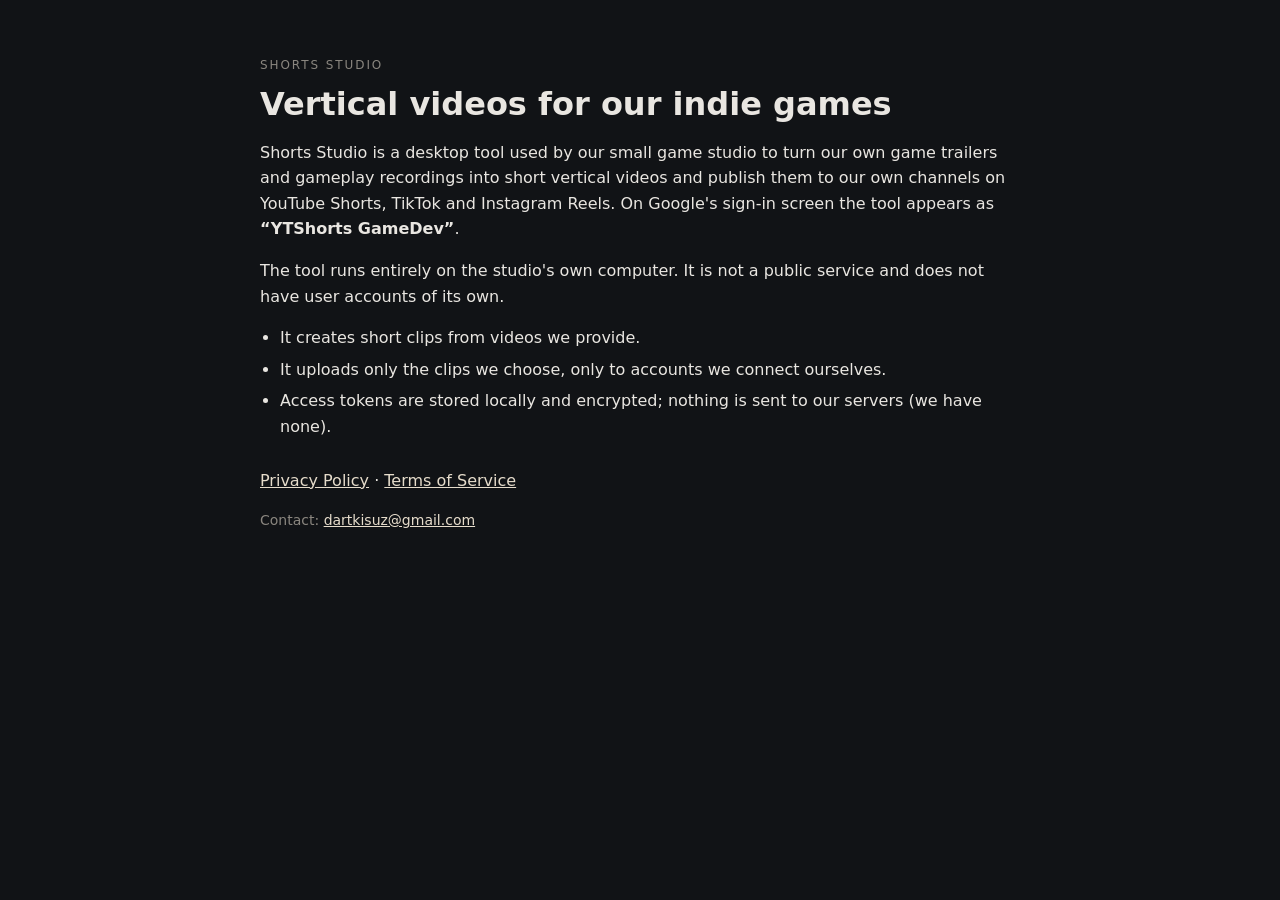
<file: index.html>
<!doctype html>
<html lang="en">
<head>
  <meta charset="utf-8">
  <meta name="viewport" content="width=device-width, initial-scale=1">
  <title>Shorts Studio</title>
  <link rel="stylesheet" href="style.css">
</head>
<body>
  <main>
    <p class="eyebrow">Shorts Studio</p>
    <h1>Vertical videos for our indie games</h1>
    <p>Shorts Studio is a desktop tool used by our small game studio to turn our own game trailers and gameplay
      recordings into short vertical videos and publish them to our own channels on YouTube Shorts, TikTok and
      Instagram Reels. On Google's sign-in screen the tool appears as <b>“YTShorts GameDev”</b>.</p>
    <p>The tool runs entirely on the studio's own computer. It is not a public service and does not have user
      accounts of its own.</p>
    <ul>
      <li>It creates short clips from videos we provide.</li>
      <li>It uploads only the clips we choose, only to accounts we connect ourselves.</li>
      <li>Access tokens are stored locally and encrypted; nothing is sent to our servers (we have none).</li>
    </ul>
    <p class="links"><a href="privacy.html">Privacy Policy</a> · <a href="terms.html">Terms of Service</a></p>
    <p class="dim">Contact: <a href="mailto:dartkisuz@gmail.com">dartkisuz@gmail.com</a></p>
  </main>
</body>
</html>
</file>
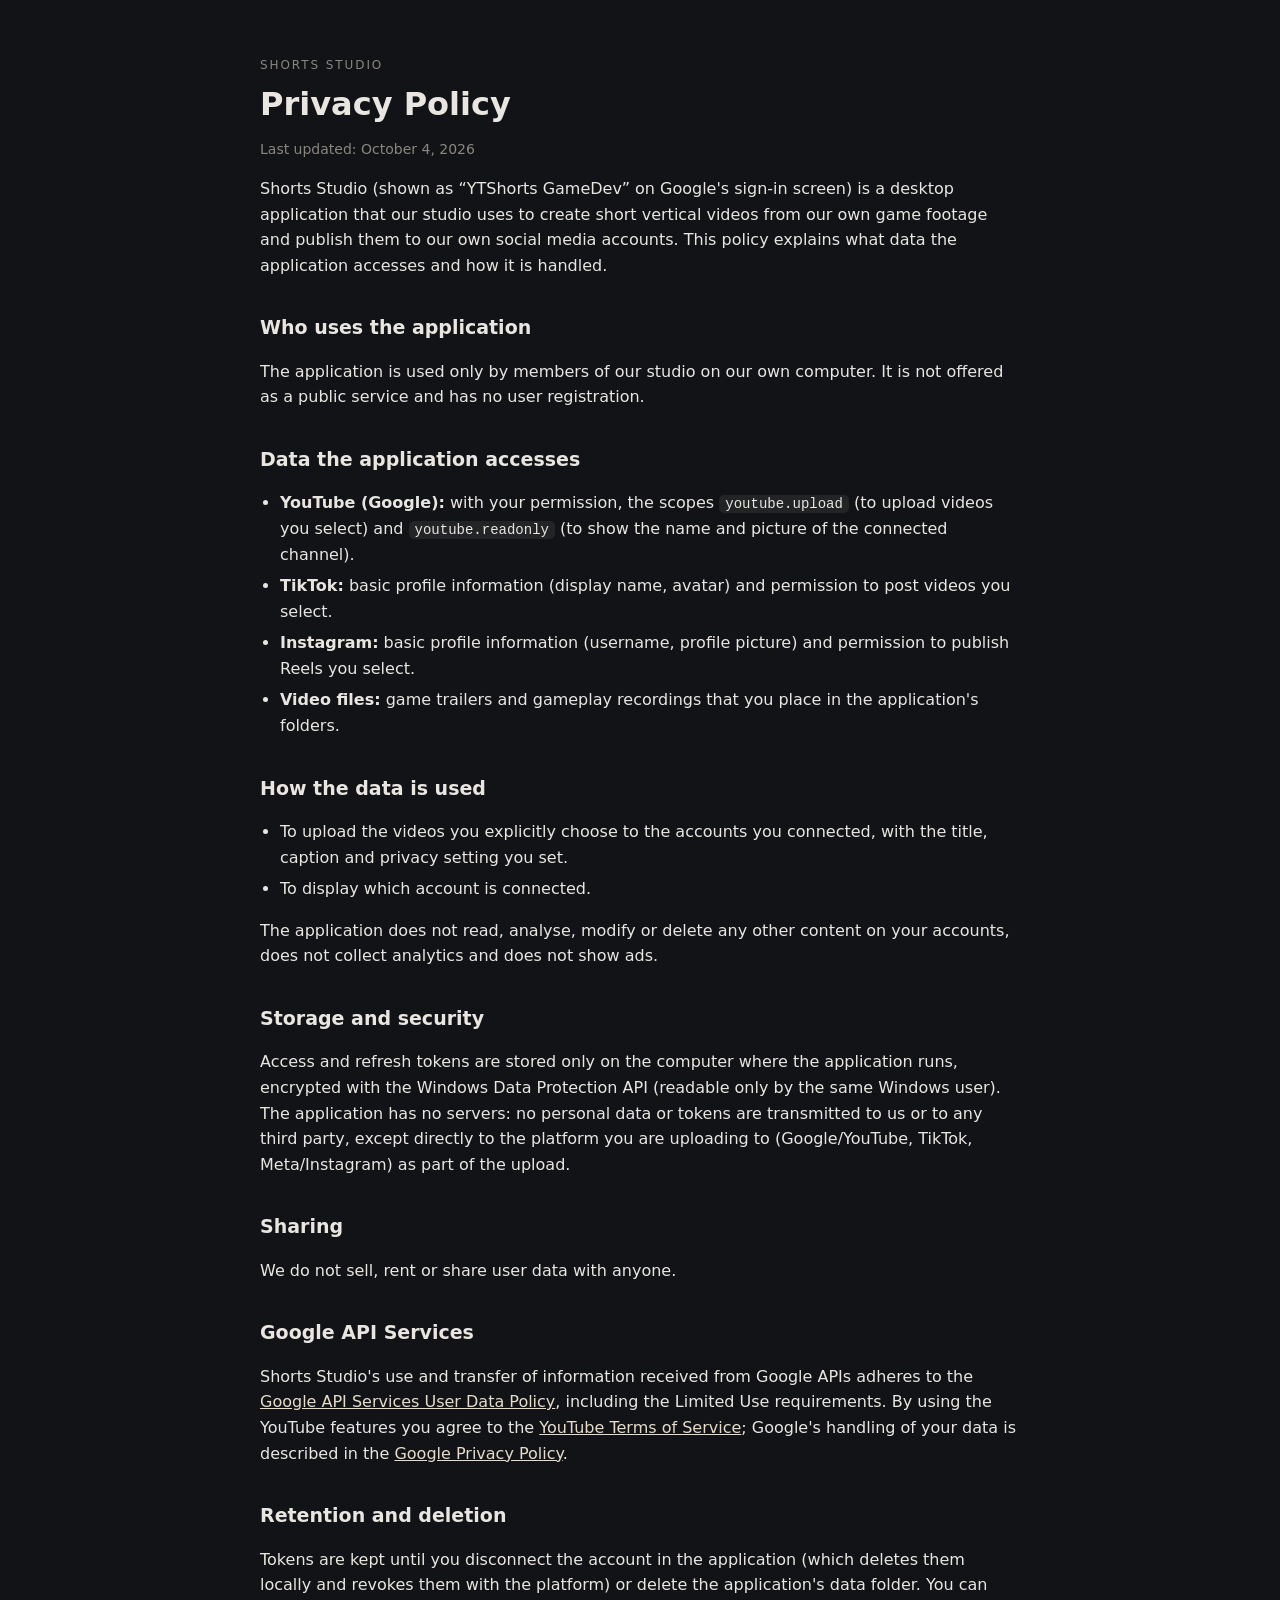
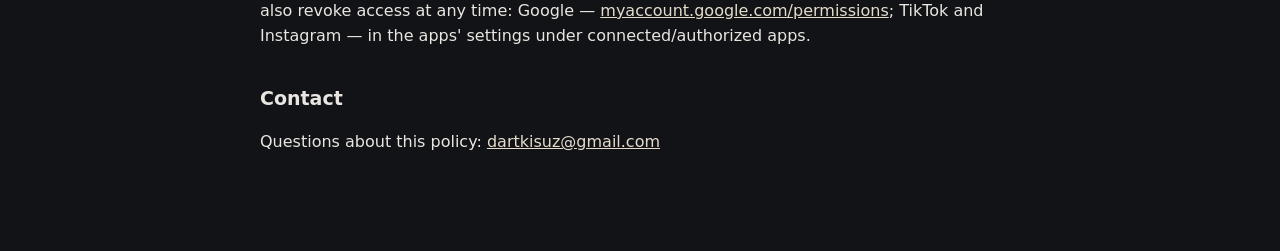
<file: privacy.html>
<!doctype html>
<html lang="en">
<head>
  <meta charset="utf-8">
  <meta name="viewport" content="width=device-width, initial-scale=1">
  <title>Privacy Policy · Shorts Studio</title>
  <link rel="stylesheet" href="style.css">
</head>
<body>
  <main>
    <p class="eyebrow"><a href="index.html">Shorts Studio</a></p>
    <h1>Privacy Policy</h1>
    <p class="dim">Last updated: October 4, 2026</p>

    <p>Shorts Studio (shown as “YTShorts GameDev” on Google's sign-in screen) is a desktop application that our
      studio uses to create short vertical videos from our own game footage and publish them to our own social
      media accounts. This policy explains what data the application accesses and how it is handled.</p>

    <h2>Who uses the application</h2>
    <p>The application is used only by members of our studio on our own computer. It is not offered as a public
      service and has no user registration.</p>

    <h2>Data the application accesses</h2>
    <ul>
      <li><b>YouTube (Google):</b> with your permission, the scopes <code>youtube.upload</code> (to upload videos you
        select) and <code>youtube.readonly</code> (to show the name and picture of the connected channel).</li>
      <li><b>TikTok:</b> basic profile information (display name, avatar) and permission to post videos you select.</li>
      <li><b>Instagram:</b> basic profile information (username, profile picture) and permission to publish Reels
        you select.</li>
      <li><b>Video files:</b> game trailers and gameplay recordings that you place in the application's folders.</li>
    </ul>

    <h2>How the data is used</h2>
    <ul>
      <li>To upload the videos you explicitly choose to the accounts you connected, with the title, caption and
        privacy setting you set.</li>
      <li>To display which account is connected.</li>
    </ul>
    <p>The application does not read, analyse, modify or delete any other content on your accounts, does not
      collect analytics and does not show ads.</p>

    <h2>Storage and security</h2>
    <p>Access and refresh tokens are stored only on the computer where the application runs, encrypted with the
      Windows Data Protection API (readable only by the same Windows user). The application has no servers: no
      personal data or tokens are transmitted to us or to any third party, except directly to the platform you are
      uploading to (Google/YouTube, TikTok, Meta/Instagram) as part of the upload.</p>

    <h2>Sharing</h2>
    <p>We do not sell, rent or share user data with anyone.</p>

    <h2>Google API Services</h2>
    <p>Shorts Studio's use and transfer of information received from Google APIs adheres to the
      <a href="https://developers.google.com/terms/api-services-user-data-policy">Google API Services User Data
      Policy</a>, including the Limited Use requirements. By using the YouTube features you agree to the
      <a href="https://www.youtube.com/t/terms">YouTube Terms of Service</a>; Google's handling of your data is
      described in the <a href="https://policies.google.com/privacy">Google Privacy Policy</a>.</p>

    <h2>Retention and deletion</h2>
    <p>Tokens are kept until you disconnect the account in the application (which deletes them locally and revokes
      them with the platform) or delete the application's data folder. You can also revoke access at any time:
      Google — <a href="https://myaccount.google.com/permissions">myaccount.google.com/permissions</a>; TikTok and
      Instagram — in the apps' settings under connected/authorized apps.</p>

    <h2>Contact</h2>
    <p>Questions about this policy: <a href="mailto:dartkisuz@gmail.com">dartkisuz@gmail.com</a></p>
  </main>
</body>
</html>
</file>
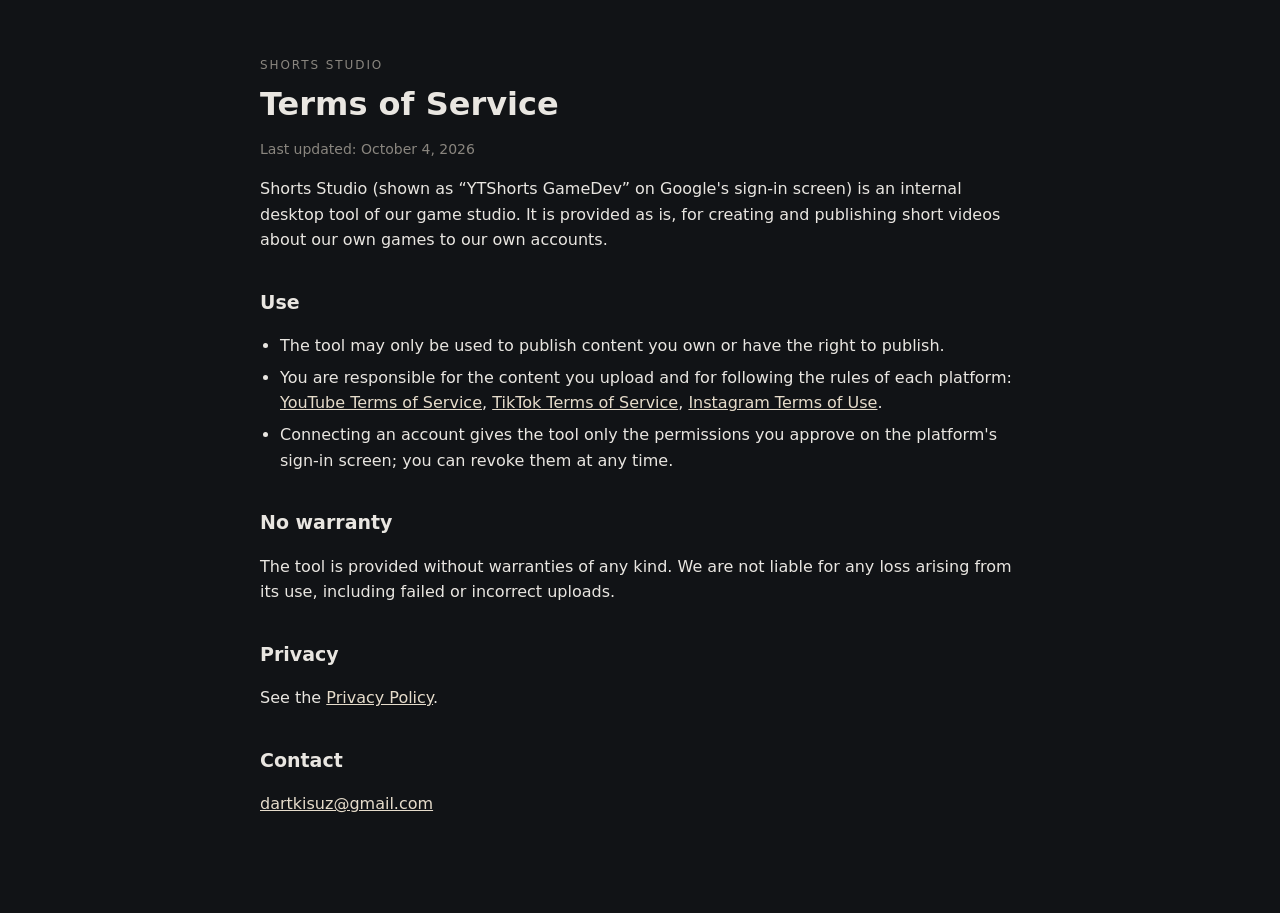
<file: terms.html>
<!doctype html>
<html lang="en">
<head>
  <meta charset="utf-8">
  <meta name="viewport" content="width=device-width, initial-scale=1">
  <title>Terms of Service · Shorts Studio</title>
  <link rel="stylesheet" href="style.css">
</head>
<body>
  <main>
    <p class="eyebrow"><a href="index.html">Shorts Studio</a></p>
    <h1>Terms of Service</h1>
    <p class="dim">Last updated: October 4, 2026</p>

    <p>Shorts Studio (shown as “YTShorts GameDev” on Google's sign-in screen) is an internal desktop tool of our game
      studio. It is provided as is, for creating and publishing short videos about our own games to our own
      accounts.</p>

    <h2>Use</h2>
    <ul>
      <li>The tool may only be used to publish content you own or have the right to publish.</li>
      <li>You are responsible for the content you upload and for following the rules of each platform:
        <a href="https://www.youtube.com/t/terms">YouTube Terms of Service</a>,
        <a href="https://www.tiktok.com/legal/terms-of-service">TikTok Terms of Service</a>,
        <a href="https://help.instagram.com/581066165581870">Instagram Terms of Use</a>.</li>
      <li>Connecting an account gives the tool only the permissions you approve on the platform's sign-in screen;
        you can revoke them at any time.</li>
    </ul>

    <h2>No warranty</h2>
    <p>The tool is provided without warranties of any kind. We are not liable for any loss arising from its use,
      including failed or incorrect uploads.</p>

    <h2>Privacy</h2>
    <p>See the <a href="privacy.html">Privacy Policy</a>.</p>

    <h2>Contact</h2>
    <p><a href="mailto:dartkisuz@gmail.com">dartkisuz@gmail.com</a></p>
  </main>
</body>
</html>
</file>
<file: style.css>
body { margin: 0; background: #111316; color: #e9e6e1; font: 16px/1.6 "Segoe UI", system-ui, sans-serif; }
main { max-width: 760px; margin: 0 auto; padding: 56px 24px 80px; }
h1 { font-size: 32px; line-height: 1.2; margin: 0 0 12px; font-weight: 600; }
h2 { font-size: 19px; margin: 34px 0 8px; font-weight: 600; }
a { color: #e6dccb; }
.eyebrow { text-transform: uppercase; letter-spacing: .16em; font-size: 12px; color: #8a867f; margin: 0 0 10px; }
.eyebrow a { color: inherit; text-decoration: none; }
.dim { color: #8a867f; font-size: 14px; }
.links { margin-top: 28px; }
code { background: rgba(255,255,255,.07); padding: 1px 6px; border-radius: 5px; font-size: 14px; }
ul { padding-left: 20px; }
li { margin: 6px 0; }
</file>
